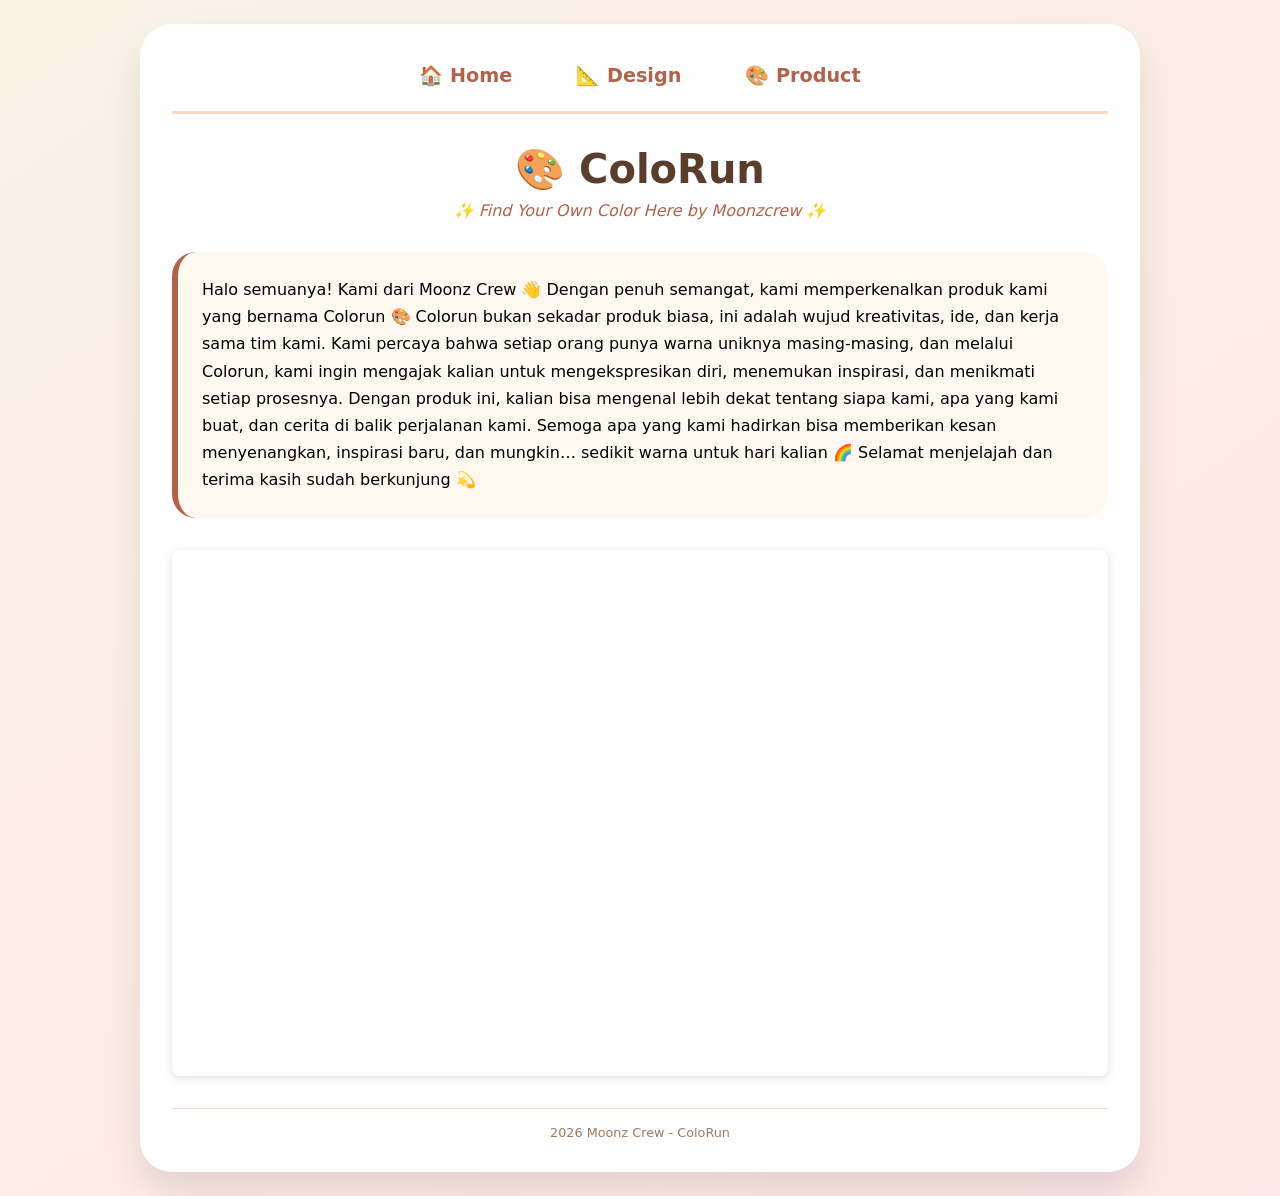
<file: index.html>
<!DOCTYPE html>
<html lang="id">
<head>
    <meta charset="UTF-8">
    <meta name="viewport" content="width=device-width, initial-scale=1.0">
    <title>ColoRun | Home</title>
    <link rel="stylesheet" href="styles.css">
</head>
<body>
<div class="container">
    <div class="top-nav">
        <a href="index.html">🏠 Home</a>
        <a href="design.html">📐 Design</a>
        <a href="product.html">🎨 Product</a>
    </div>
    <h1>🎨 ColoRun</h1>
    <div class="sub">✨ Find Your Own Color Here by Moonzcrew ✨</div>
    <div class="intro-text" style="background: #fff8f0; padding: 1.5rem; border-radius: 1.5rem; margin-bottom: 2rem; line-height: 1.7; border-left: 6px solid #b1624b;">
        <p>Halo semuanya! Kami dari Moonz Crew 👋 Dengan penuh semangat, kami memperkenalkan produk kami yang bernama Colorun 🎨 Colorun bukan sekadar produk biasa, ini adalah wujud kreativitas, ide, dan kerja sama tim kami. Kami percaya bahwa setiap orang punya warna uniknya masing-masing, dan melalui Colorun, kami ingin mengajak kalian untuk mengekspresikan diri, menemukan inspirasi, dan menikmati setiap prosesnya. Dengan produk ini, kalian bisa mengenal lebih dekat tentang siapa kami, apa yang kami buat, dan cerita di balik perjalanan kami. Semoga apa yang kami hadirkan bisa memberikan kesan menyenangkan, inspirasi baru, dan mungkin… sedikit warna untuk hari kalian 🌈 Selamat menjelajah dan terima kasih sudah berkunjung 💫</p>
    </div>
    <div style="position: relative; width: 100%; height: 0; padding-top: 56.25%; box-shadow: 0 2px 8px 0 rgba(63,69,81,0.16); margin: 1.6em 0; overflow: hidden; border-radius: 8px;">
        <iframe loading="lazy" style="position: absolute; width: 100%; height: 100%; top: 0; left: 0; border: none;"
            src="https://www.canva.com/design/DAHCnTafxGs/Aj3ft33Sy489TN8hoKnhlw/view?embed" allowfullscreen>
        </iframe>
    </div>
    <footer>2026 Moonz Crew - ColoRun</footer>
</div>
</body>
</html>
</file>
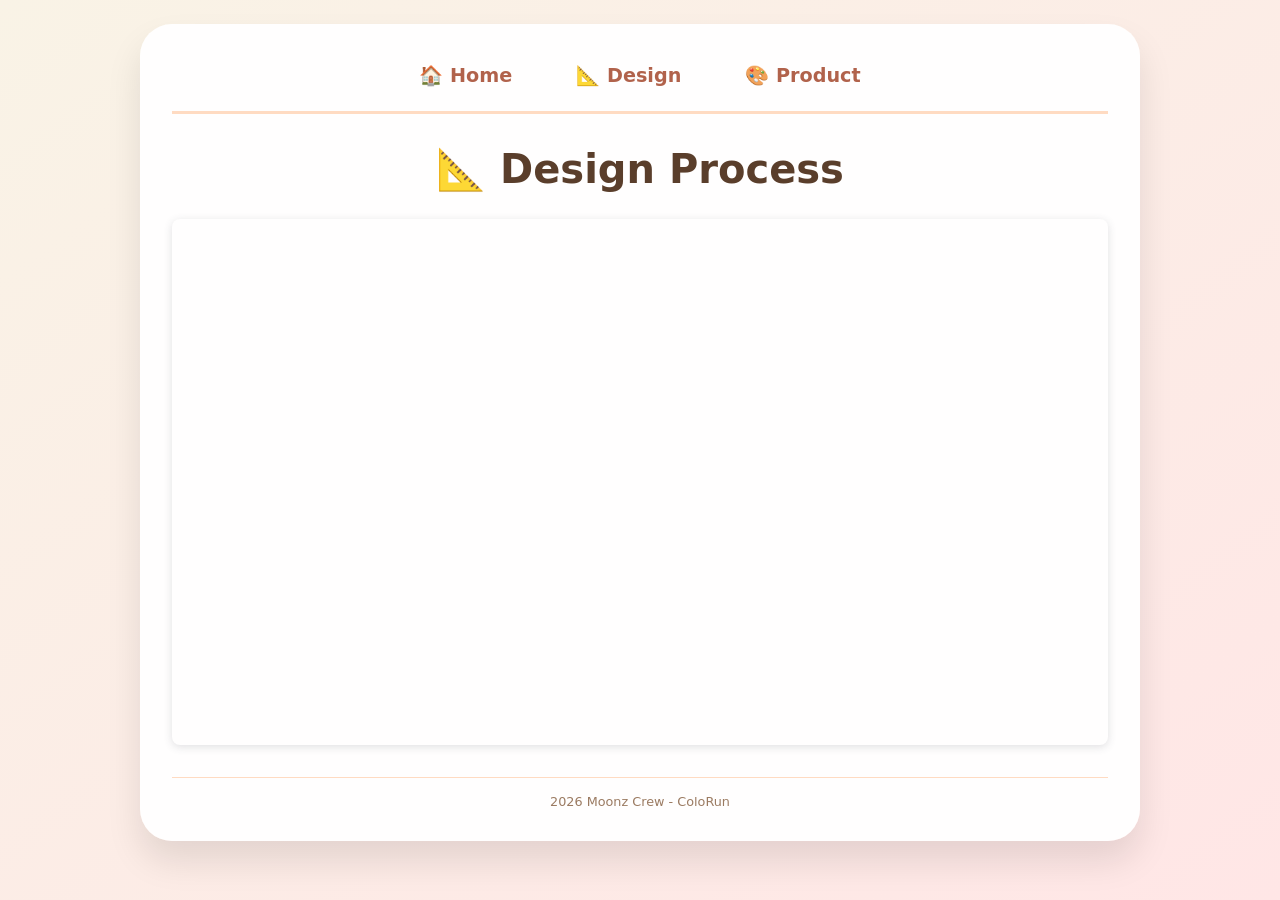
<file: design.html>
<!DOCTYPE html>
<html lang="id">
<head>
    <meta charset="UTF-8">
    <meta name="viewport" content="width=device-width, initial-scale=1.0">
    <title>ColoRun | Design Process</title>
    <link rel="stylesheet" href="styles.css">
</head>
<body>
<div class="container">
    <div class="top-nav">
        <a href="index.html">🏠 Home</a>
        <a href="design.html">📐 Design</a>
        <a href="product.html">🎨 Product</a>
    </div>
    <h1 class="design-title">📐 Design Process</h1>
    <div style="position: relative; width: 100%; height: 0; padding-top: 56.25%; box-shadow: 0 2px 8px 0 rgba(63,69,81,0.16); margin: 1.6em 0; overflow: hidden; border-radius: 8px;">
        <iframe loading="lazy" style="position: absolute; width: 100%; height: 100%; top: 0; left: 0; border: none;"
            src="https://www.canva.com/design/DAHI26J4Pbo/QwH4kNHQb17KOSVdo2y1wg/view?embed" allowfullscreen>
        </iframe>
    </div>
    <footer>2026 Moonz Crew - ColoRun</footer>
</div>
</body>
</html>
</file>
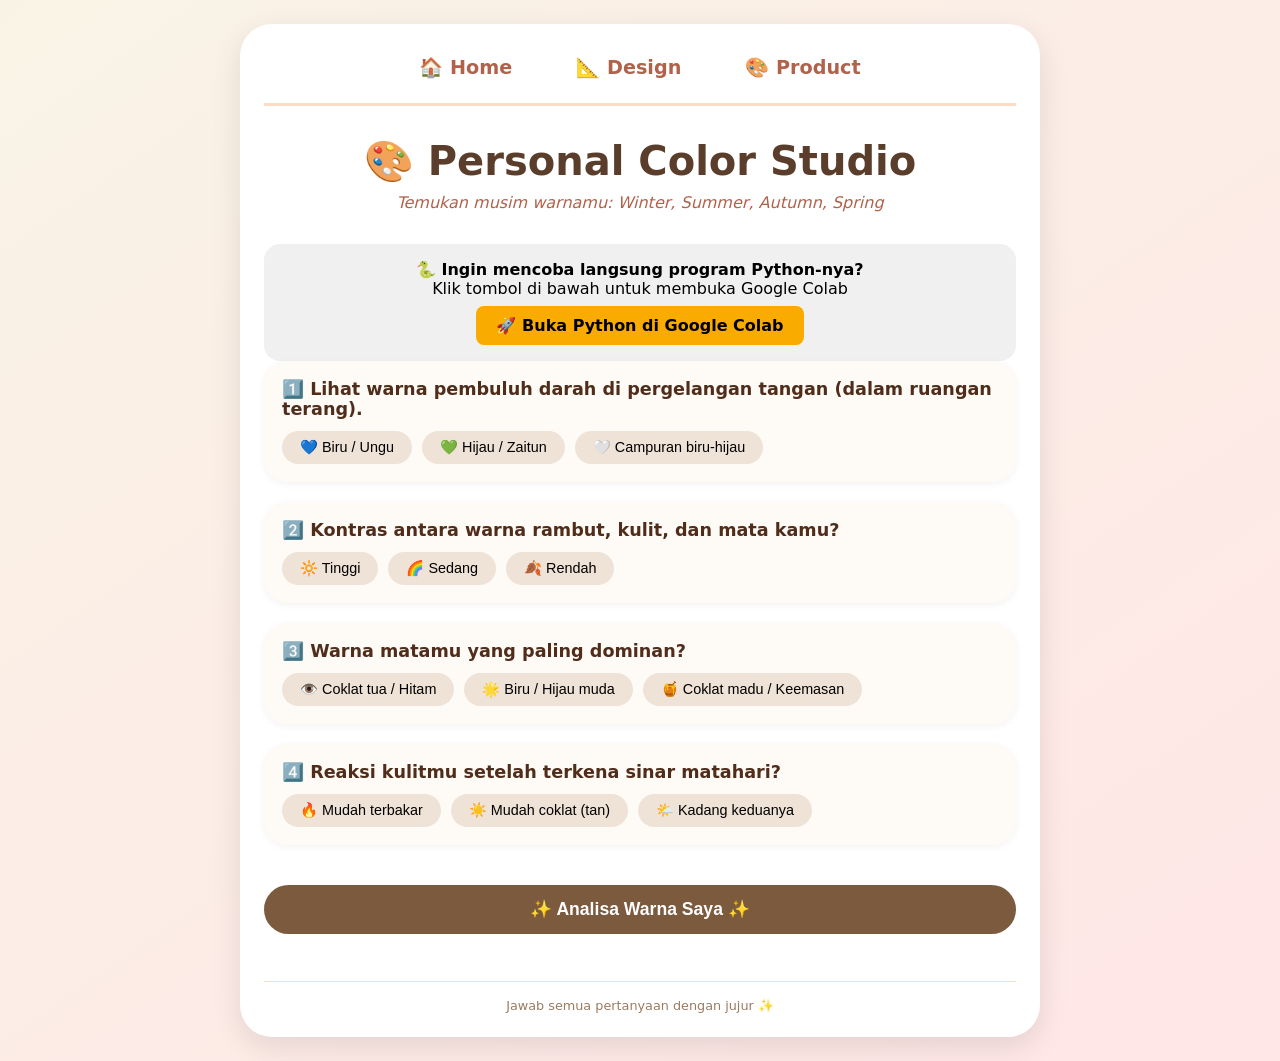
<file: product.html>
<!DOCTYPE html>
<html lang="id">
<head>
    <meta charset="UTF-8">
    <meta name="viewport" content="width=device-width, initial-scale=1.0">
    <title>ColorRun | Personal Color Analyzer</title>
    <link rel="stylesheet" href="styles.css">
</head>
<body>
<div class="product-container">
    <div class="top-nav">
        <a href="index.html">🏠 Home</a>
        <a href="design.html">📐 Design</a>
        <a href="product.html">🎨 Product</a>
    </div>
    <h1>🎨 Personal Color Studio</h1>
    <div class="sub">Temukan musim warnamu: Winter, Summer, Autumn, Spring</div>
    
    <div style="text-align: center; margin-top: 2rem; padding: 1rem; background: #f0f0f0; border-radius: 1rem;">
        <p>🐍 <strong>Ingin mencoba langsung program Python-nya?</strong><br>Klik tombol di bawah untuk membuka Google Colab</p>
        <a href="https://colab.research.google.com/drive/1x1UgwIcK7mDubHn6tIQGYD4hEpVcWAZS?usp=sharing" 
           target="_blank" 
           style="display: inline-block; background: #F9AB00; color: #000; padding: 10px 20px; border-radius: 8px; text-decoration: none; font-weight: bold; margin-top: 8px;">
            🚀 Buka Python di Google Colab
        </a>
      </div>
    <div id="questions"></div>

    <button class="submit-btn" id="analyzeBtn">✨ Analisa Warna Saya ✨</button>

    <div id="hasil" class="result-area"></div>

   
    
    <footer>Jawab semua pertanyaan dengan jujur ✨</footer>
</div>

<script>

    const daftarPertanyaan = [
        { teks: "1️⃣ Lihat warna pembuluh darah di pergelangan tangan (dalam ruangan terang).", pilihan: [{ nilai: "cool", label: "💙 Biru / Ungu" }, { nilai: "warm", label: "💚 Hijau / Zaitun" }, { nilai: "neutral", label: "🤍 Campuran biru-hijau" }] },
        { teks: "2️⃣ Kontras antara warna rambut, kulit, dan mata kamu?", pilihan: [{ nilai: "high", label: "🔆 Tinggi" }, { nilai: "medium", label: "🌈 Sedang" }, { nilai: "low", label: "🍂 Rendah" }] },
        { teks: "3️⃣ Warna matamu yang paling dominan?", pilihan: [{ nilai: "dark", label: "👁️ Coklat tua / Hitam" }, { nilai: "light", label: "🌟 Biru / Hijau muda" }, { nilai: "warmBrown", label: "🍯 Coklat madu / Keemasan" }] },
        { teks: "4️⃣ Reaksi kulitmu setelah terkena sinar matahari?", pilihan: [{ nilai: "burn", label: "🔥 Mudah terbakar" }, { nilai: "tan", label: "☀️ Mudah coklat (tan)" }, { nilai: "both", label: "🌤️ Kadang keduanya" }] }
    ];

    let jawaban = { 0: null, 1: null, 2: null, 3: null };

    function tampilkanPertanyaan() {
        const wadah = document.getElementById("questions");
        wadah.innerHTML = "";
        daftarPertanyaan.forEach((q, idx) => {
            const card = document.createElement("div");
            card.className = "question-card";
            card.innerHTML = `<div class="question-text">${q.teks}</div><div class="options" data-idx="${idx}"></div>`;
            const divOpt = card.querySelector(".options");
            q.pilihan.forEach(opt => {
                const tombol = document.createElement("button");
                tombol.className = "option-btn";
                tombol.innerText = opt.label;
                tombol.dataset.nilai = opt.nilai;
                tombol.addEventListener("click", () => {
                    divOpt.querySelectorAll(".option-btn").forEach(btn => btn.classList.remove("selected"));
                    tombol.classList.add("selected");
                    jawaban[idx] = opt.nilai;
                });
                divOpt.appendChild(tombol);
            });
            wadah.appendChild(card);
        });
    }


    function hitungSeason(jawab) {
        const u = jawab[0], k = jawab[1], m = jawab[2], r = jawab[3];
        if (!u || !k || !m || !r) return null;
        if (u === "cool" && k === "high" && (m === "dark" || m === "light") && r === "burn")
            return { season: "Winter", tipe: "Dingin & Kontras Tinggi", vibe: "Elegan, tegas", emoji: "❄️" };
        if (u === "cool" && (k === "medium" || k === "low") && m === "light" && (r === "burn" || r === "both"))
            return { season: "Summer", tipe: "Dingin & Lembut", vibe: "Kalem, romantis", emoji: "🌼" };
        if ((u === "warm" || u === "neutral") && (k === "low" || k === "medium") && (m === "warmBrown" || m === "dark") && (r === "tan" || r === "both"))
            return { season: "Autumn", tipe: "Hangat & Natural", vibe: "Bumi, hangat", emoji: "🍂" };
        if ((u === "warm" || u === "neutral") && (k === "high" || k === "medium") && (m === "light" || m === "warmBrown") && (r === "tan" || r === "both"))
            return { season: "Spring", tipe: "Hangat & Cerah", vibe: "Segar, ceria", emoji: "🌸" };
        if (u === "cool") return { season: "Summer", tipe: "Cool tone", vibe: "Lembut", emoji: "🌼" };
        if (u === "warm") return { season: "Spring", tipe: "Warm tone", vibe: "Cerah", emoji: "🌸" };
        return { season: "Autumn", tipe: "Netral hangat", vibe: "Alami", emoji: "🍂" };
    }

    function paletWarna(season) {
        const data = {
            Winter: ["#0B132B", "#D90429", "#EDF2F4", "#8D99AE", "#2B2D42"],
            Summer: ["#B0C4DE", "#D8BFD8", "#C2A7C2", "#E6E6FA", "#9DB4C0"],
            Autumn: ["#8B4513", "#CD853F", "#BC9A6C", "#556B2F", "#C17A3A"],
            Spring: ["#F9C74F", "#F9844A", "#90BE6D", "#F9E45B", "#F7B05E"]
        };
        return data[season] || data.Spring;
    }

    function rekomendasi(season) {
        const list = {
            Winter: { outfit: "Hitam, putih, merah darah, biru dongker, fuschia", makeup: "Lipstik merah/berry, eyeliner tegas" },
            Summer: { outfit: "Pastel lembut: lavender, dusty pink, baby blue", makeup: "Lipstik pink muda, eyeshadow abu" },
            Autumn: { outfit: "Coklat, hijau zaitun, mustard, burnt orange", makeup: "Lipstik bata, blush peach tua" },
            Spring: { outfit: "Coral, peach, hijau apel, kuning mentega", makeup: "Lipstik coral, eyeshadow emas" }
        };
        return list[season];
    }

    function tampilkanHasil() {
        const seasonObj = hitungSeason(jawaban);
        if (!seasonObj) {
            alert("Jawab semua pertanyaan dulu ya!");
            return;
        }
        const palet = paletWarna(seasonObj.season);
        const rec = rekomendasi(seasonObj.season);
        const hasilDiv = document.getElementById("hasil");
        let bgWarna = { Winter: "#e9f0f5", Summer: "#f2eaf2", Autumn: "#faebd2", Spring: "#fff2df" }[seasonObj.season] || "#fff6ed";
        hasilDiv.style.display = "block";
        hasilDiv.style.background = bgWarna;

        hasilDiv.innerHTML = `
            <div style="text-align:center">
                <h2>✨ Hasil Personal Color ✨</h2>
                <div style="font-size:2rem; font-weight:bold; background:#fff3e0; display:inline-block; padding:8px 20px; border-radius:60px; margin:8px 0;">
                    ${seasonObj.season} ${seasonObj.emoji}
                </div>
                <p><strong>Karakteristik:</strong> ${seasonObj.tipe} — ${seasonObj.vibe}</p>
                <div class="palette">
                    ${palet.map(w => `<div class="color-chip" style="background:${w};"></div>`).join('')}
                </div>
                <p><strong>👗 Rekomendasi Outfit:</strong> ${rec.outfit}</p>
                <p><strong>💄 Rekomendasi Makeup:</strong> ${rec.makeup}</p>
                <p style="margin-top:16px;">🌟 Gunakan warna di atas untuk tampil maksimal!</p>
            </div>
        `;
    }

    tampilkanPertanyaan();
    document.getElementById("analyzeBtn").addEventListener("click", tampilkanHasil);
</script>
</body>
</html>
</file>
<file: styles.css>
* {
    margin: 0;
    padding: 0;
    box-sizing: border-box;
}

body {
    font-family: system-ui, 'Segoe UI', 'Poppins', sans-serif;
    background: linear-gradient(145deg, #f9f3e6 0%, #ffe6e6 100%);
    padding: 1.5rem;
    min-height: 100vh;
}

.container {
    max-width: 1000px;
    margin: 0 auto;
    background: rgba(255, 255, 255, 0.95);
    border-radius: 2rem;
    padding: 2rem;
    box-shadow: 0 20px 35px rgba(0,0,0,0.1);
}

.top-nav {
    display: flex;
    justify-content: center;
    gap: 2rem;
    margin-bottom: 2rem;
    padding-bottom: 1rem;
    border-bottom: 3px solid #ffdbc2;
}

.top-nav a {
    text-decoration: none;
    font-size: 1.2rem;
    font-weight: 600;
    color: #b1624b;
    padding: 0.5rem 1rem;
    border-radius: 2rem;
    transition: 0.2s;
}

.top-nav a:hover {
    background: #ffdbc2;
    color: #7c4a35;
}

h1 {
    font-size: 2.5rem;
    text-align: center;
    color: #5a3e2b;
    margin-bottom: 0.5rem;
}

.sub {
    text-align: center;
    color: #b1624b;
    font-weight: 500;
    margin-bottom: 2rem;
    font-style: italic;
}

footer {
    text-align: center;
    margin-top: 2rem;
    padding-top: 1rem;
    border-top: 1px solid #ffdbc2;
    font-size: 0.8rem;
    color: #9b7b62;
}

.product-container {
    max-width: 800px;
    margin: auto;
    background: white;
    border-radius: 32px;
    padding: 24px;
    box-shadow: 0 10px 30px rgba(0,0,0,0.1);
}

.question-card {
    background: #fefaf5;
    border-radius: 24px;
    padding: 18px;
    margin-bottom: 20px;
    box-shadow: 0 2px 8px rgba(0,0,0,0.05);
}

.question-text {
    font-weight: bold;
    font-size: 1.1rem;
    margin-bottom: 12px;
    color: #4f2d1a;
}

.options {
    display: flex;
    flex-wrap: wrap;
    gap: 10px;
}

.option-btn {
    background: #efe2d6;
    border: none;
    padding: 8px 18px;
    border-radius: 40px;
    font-size: 0.9rem;
    cursor: pointer;
    transition: 0.2s;
}

.option-btn.selected {
    background: #b97f5a;
    color: white;
}

.submit-btn {
    background: #7c5a3e;
    color: white;
    border: none;
    width: 100%;
    padding: 14px;
    font-size: 1.1rem;
    font-weight: bold;
    border-radius: 60px;
    margin: 20px 0 15px;
    cursor: pointer;
}

.result-area {
    background: #fff6ed;
    border-radius: 24px;
    padding: 20px;
    display: none;
    margin-top: 20px;
    border-left: 6px solid #b97f5a;
}

.palette {
    display: flex;
    flex-wrap: wrap;
    gap: 12px;
    margin: 15px 0;
    justify-content: center;
}

.color-chip {
    width: 55px;
    height: 55px;
    border-radius: 16px;
    border: 2px solid white;
    box-shadow: 0 2px 6px rgba(0,0,0,0.1);
}

@media (max-width: 600px) {
    .container, .product-container {
        padding: 1.2rem;
    }
    .top-nav {
        gap: 1rem;
    }
    .top-nav a {
        font-size: 1rem;
        padding: 0.3rem 0.8rem;
    }
    h1 {
        font-size: 1.8rem;
    }
    .option-btn {
        padding: 6px 12px;
        font-size: 0.8rem;
    }
}
</file>
